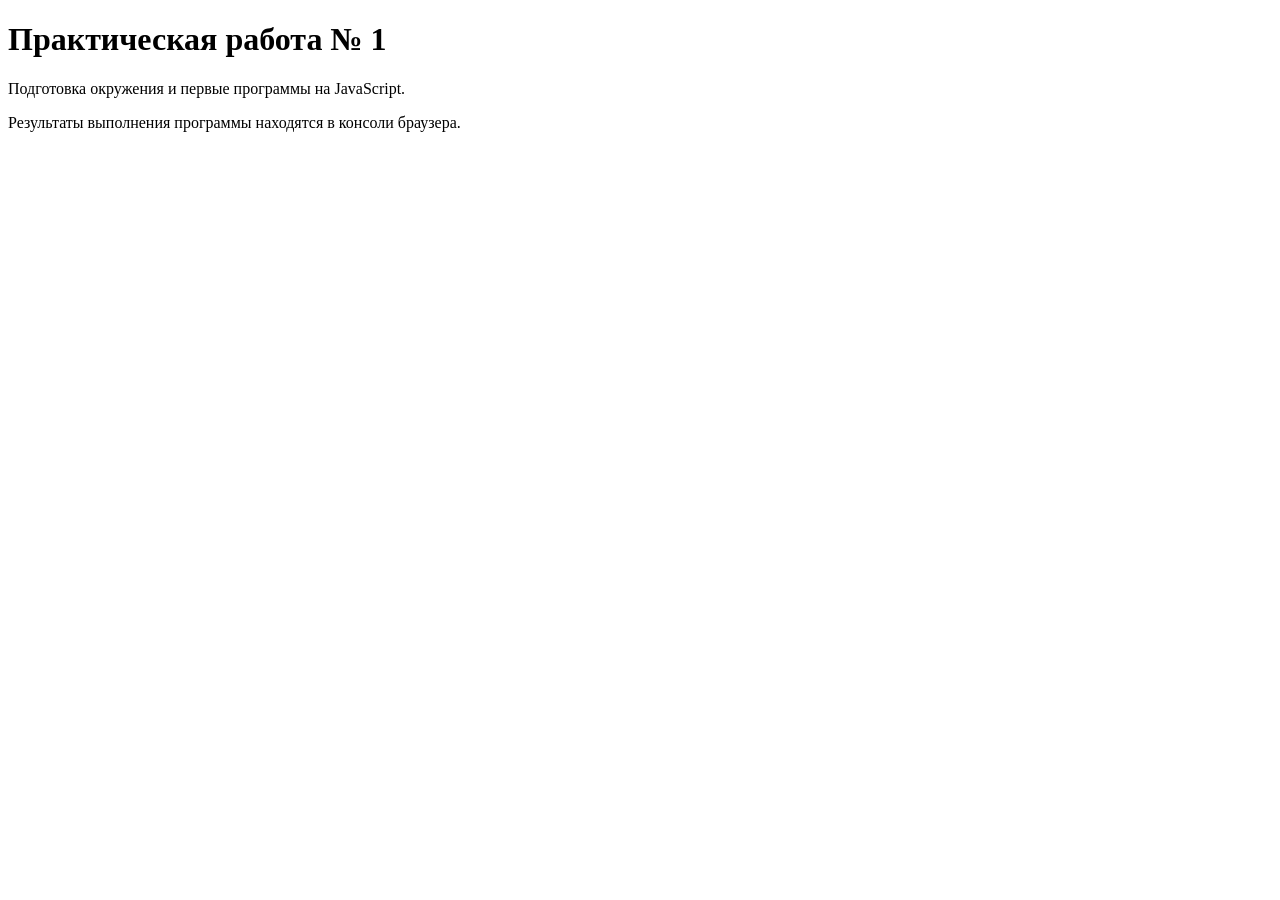
<file: practice-01/index.html>
<!doctype html>
<html lang="ru">
<head>
    <meta charset="UTF-8">
    <meta name="viewport" content="width=device-width, initial-scale=1.0">
    <title>ПР1 — JavaScript</title>
    <script src="./js/hello.js" defer></script>
</head>
<body>
<main>
    <h1>Практическая работа № 1</h1>
    <p>Подготовка окружения и первые программы на JavaScript.</p>
    <p>Результаты выполнения программы находятся в консоли браузера.</p>
</main>
</body>
</html>
</file>
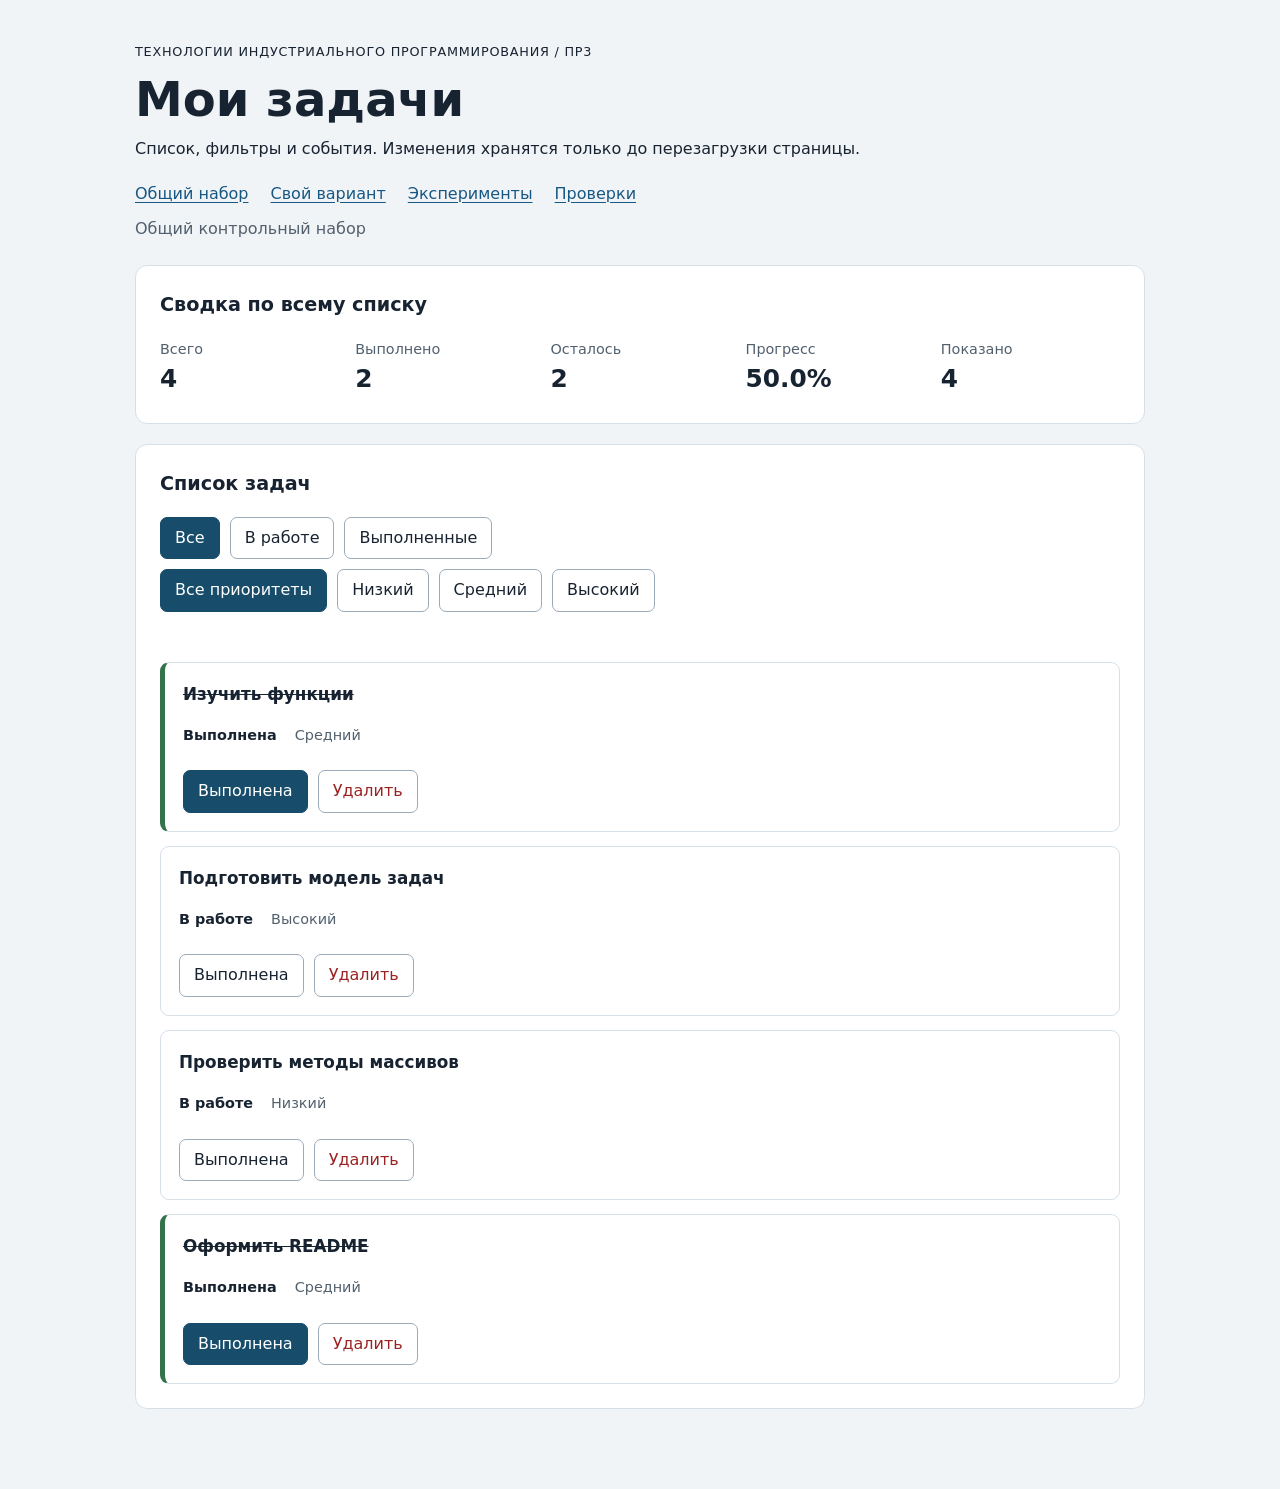
<file: practice-03/index.html>
<!doctype html>
<html lang="ru">
<head>
  <meta charset="utf-8">
  <meta name="viewport" content="width=device-width, initial-scale=1">
  <title>ПР3 — Работа с DOM и событиями</title>
  <link rel="icon" href="data:,">
  <link rel="stylesheet" href="./styles.css">
  <script type="module" src="src/main.js"></script>
</head>
<body>
  <main class="page">
    <header class="page-header">
      <p class="eyebrow">Технологии индустриального программирования / ПР3</p>
      <h1>Мои задачи</h1>
      <p>Список, фильтры и события. Изменения хранятся только до перезагрузки страницы.</p>
      <nav class="page-links" aria-label="Учебные страницы">
        <a href="./index.html">Общий набор</a>
        <a href="./index.html?dataset=variant">Свой вариант</a>
        <a href="examples/dom-events.html">Эксперименты</a>
        <a href="checks.html">Проверки</a>
      </nav>
      <p id="dataset-label" class="muted">Набор ещё не загружен</p>
    </header>

    <section aria-labelledby="summary-heading" class="panel">
      <h2 id="summary-heading">Сводка по всему списку</h2>
      <dl id="task-summary" class="summary-grid">
        <div><dt>Всего</dt><dd data-stat="total">—</dd></div>
        <div><dt>Выполнено</dt><dd data-stat="completed">—</dd></div>
        <div><dt>Осталось</dt><dd data-stat="pending">—</dd></div>
        <div><dt>Прогресс</dt><dd data-stat="progress">—</dd></div>
        <div><dt>Показано</dt><dd data-stat="visible">—</dd></div>
      </dl>
    </section>

    <section class="panel" aria-labelledby="list-heading">
      <h2 id="list-heading">Список задач</h2>
      <div id="task-filters" class="filters" role="group" aria-label="Фильтр по статусу">
        <button type="button" data-filter="all" aria-pressed="true" class="is-active"><span class="filter-label">Все</span></button>
        <button type="button" data-filter="pending" aria-pressed="false"><span class="filter-label">В работе</span></button>
        <button type="button" data-filter="completed" aria-pressed="false"><span class="filter-label">Выполненные</span></button>
      </div>
      <div id="priority-filters" class="filters priority-filters" role="group" aria-label="Фильтр по приоритету">
        <button type="button" data-priority="all" aria-pressed="true" class="is-active"><span class="filter-label">Все приоритеты</span></button>
        <button type="button" data-priority="low" aria-pressed="false"><span class="filter-label">Низкий</span></button>
        <button type="button" data-priority="medium" aria-pressed="false"><span class="filter-label">Средний</span></button>
        <button type="button" data-priority="high" aria-pressed="false"><span class="filter-label">Высокий</span></button>
      </div>
      <p id="operation-message" class="operation-message" role="status" aria-live="polite"></p>
      <p id="empty-message" class="empty-message" hidden></p>
      <ul id="task-list" class="task-list" aria-label="Задачи"></ul>
      <noscript>Для выполнения работы необходимо разрешить JavaScript в браузере.</noscript>
    </section>
  </main>
</body>
</html>
</file>
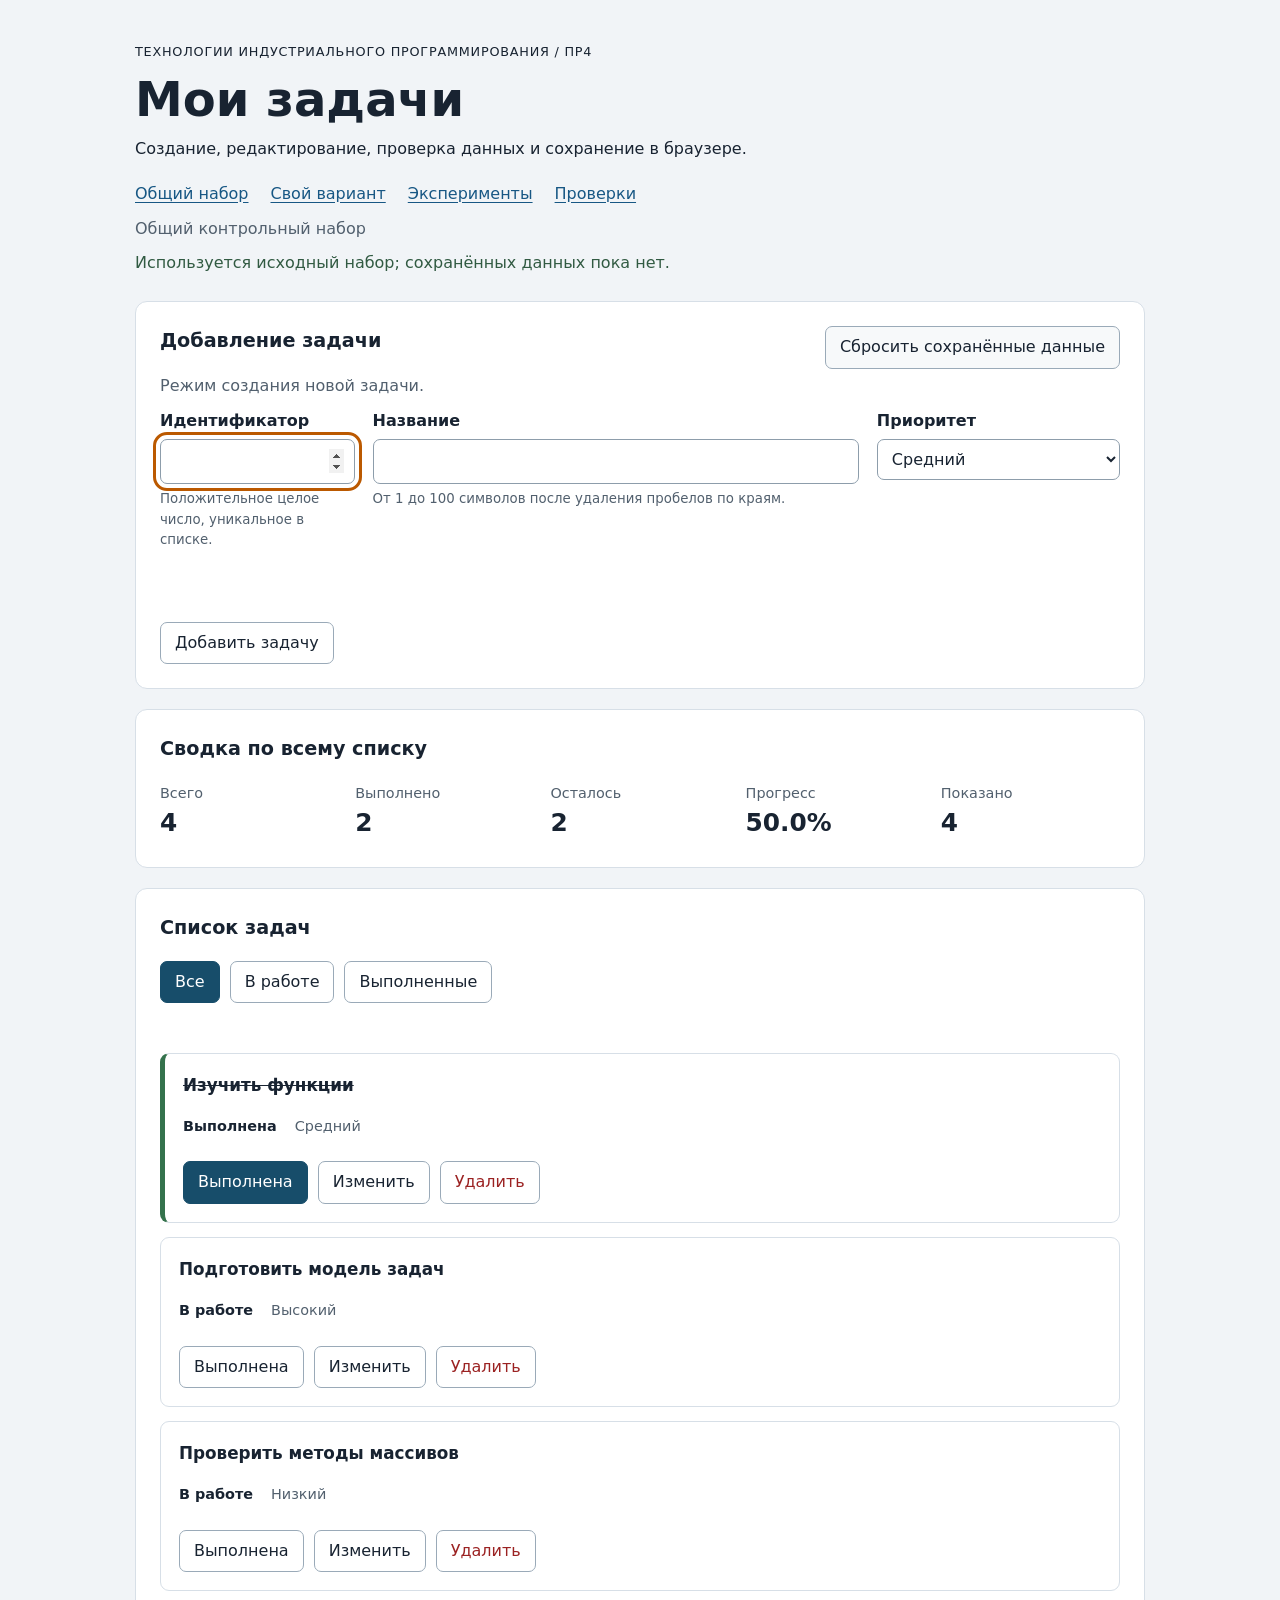
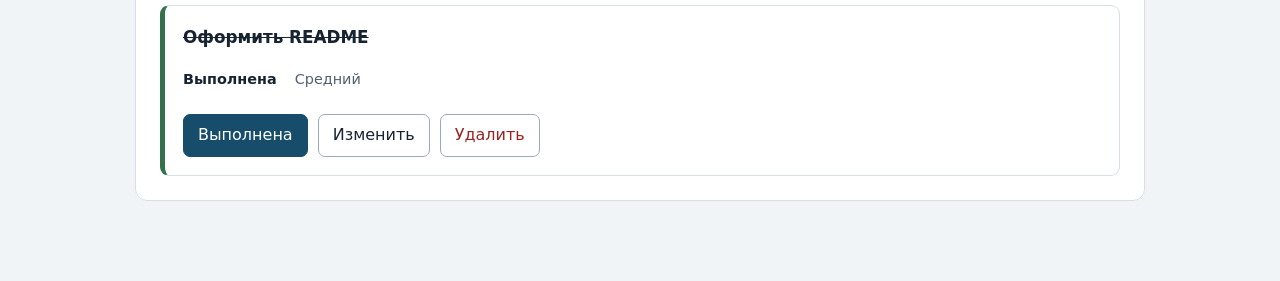
<file: practice-04/index.html>
<!doctype html>
<html lang="ru">
<head>
  <meta charset="utf-8">
  <meta name="viewport" content="width=device-width, initial-scale=1">
  <title>ПР4 — Формы, валидация и локальное хранение</title>
  <link rel="icon" href="data:,">
  <link rel="stylesheet" href="./styles.css">
  <script type="module" src="./src/main.js"></script>
</head>
<body>
  <main class="page">
    <header class="page-header">
      <p class="eyebrow">Технологии индустриального программирования / ПР4</p>
      <h1>Мои задачи</h1>
      <p>Создание, редактирование, проверка данных и сохранение в браузере.</p>
      <nav class="page-links" aria-label="Учебные страницы">
        <a href="./index.html">Общий набор</a>
        <a href="./index.html?dataset=variant">Свой вариант</a>
        <a href="./examples/forms-storage.html">Эксперименты</a>
        <a href="./checks.html">Проверки</a>
      </nav>
      <p id="dataset-label" class="muted">Набор ещё не загружен</p>
      <p id="storage-status" class="storage-status" role="status" aria-live="polite"></p>
    </header>

    <section class="panel" aria-labelledby="form-heading">
      <div class="panel-heading">
        <div>
          <h2 id="form-heading">Добавление задачи</h2>
          <p id="form-mode" class="muted">Режим создания новой задачи.</p>
        </div>
        <button id="reset-data" type="button" class="button-secondary">Сбросить сохранённые данные</button>
      </div>

      <form id="task-form">
        <div class="form-grid">
          <div class="field">
            <label for="task-id">Идентификатор</label>
            <input id="task-id" name="id" type="number" min="1" step="1" required
                   aria-describedby="task-id-hint task-id-error">
            <small id="task-id-hint">Положительное целое число, уникальное в списке.</small>
            <p id="task-id-error" class="field-error" data-error-for="id" aria-live="polite"></p>
          </div>

          <div class="field field-wide">
            <label for="task-title">Название</label>
            <input id="task-title" name="title" type="text" maxlength="100" required
                   aria-describedby="task-title-hint task-title-error">
            <small id="task-title-hint">От 1 до 100 символов после удаления пробелов по краям.</small>
            <p id="task-title-error" class="field-error" data-error-for="title" aria-live="polite"></p>
          </div>

          <div class="field">
            <label for="task-priority">Приоритет</label>
            <select id="task-priority" name="priority" required
                    aria-describedby="task-priority-error">
              <option value="medium">Средний</option>
              <option value="low">Низкий</option>
              <option value="high">Высокий</option>
            </select>
            <p id="task-priority-error" class="field-error" data-error-for="priority" aria-live="polite"></p>
          </div>
        </div>

        <p id="form-message" class="operation-message" role="status" aria-live="polite"></p>
        <div class="form-actions">
          <button id="form-submit" type="submit">Добавить задачу</button>
          <button id="cancel-edit" type="button" class="button-secondary" hidden>Отменить редактирование</button>
        </div>
      </form>
    </section>

    <section aria-labelledby="summary-heading" class="panel">
      <h2 id="summary-heading">Сводка по всему списку</h2>
      <dl id="task-summary" class="summary-grid">
        <div><dt>Всего</dt><dd data-stat="total">—</dd></div>
        <div><dt>Выполнено</dt><dd data-stat="completed">—</dd></div>
        <div><dt>Осталось</dt><dd data-stat="pending">—</dd></div>
        <div><dt>Прогресс</dt><dd data-stat="progress">—</dd></div>
        <div><dt>Показано</dt><dd data-stat="visible">—</dd></div>
      </dl>
    </section>

    <section class="panel" aria-labelledby="list-heading">
      <h2 id="list-heading">Список задач</h2>
      <div id="task-filters" class="filters" role="group" aria-label="Фильтр по статусу">
        <button type="button" data-filter="all" aria-pressed="true" class="is-active"><span class="filter-label">Все</span></button>
        <button type="button" data-filter="pending" aria-pressed="false"><span class="filter-label">В работе</span></button>
        <button type="button" data-filter="completed" aria-pressed="false"><span class="filter-label">Выполненные</span></button>
      </div>
      <p id="operation-message" class="operation-message" role="status" aria-live="polite"></p>
      <p id="empty-message" class="empty-message" hidden></p>
      <ul id="task-list" class="task-list" aria-label="Задачи"></ul>
      <noscript>Для выполнения работы необходимо разрешить JavaScript в браузере.</noscript>
    </section>
  </main>
</body>
</html>
</file>
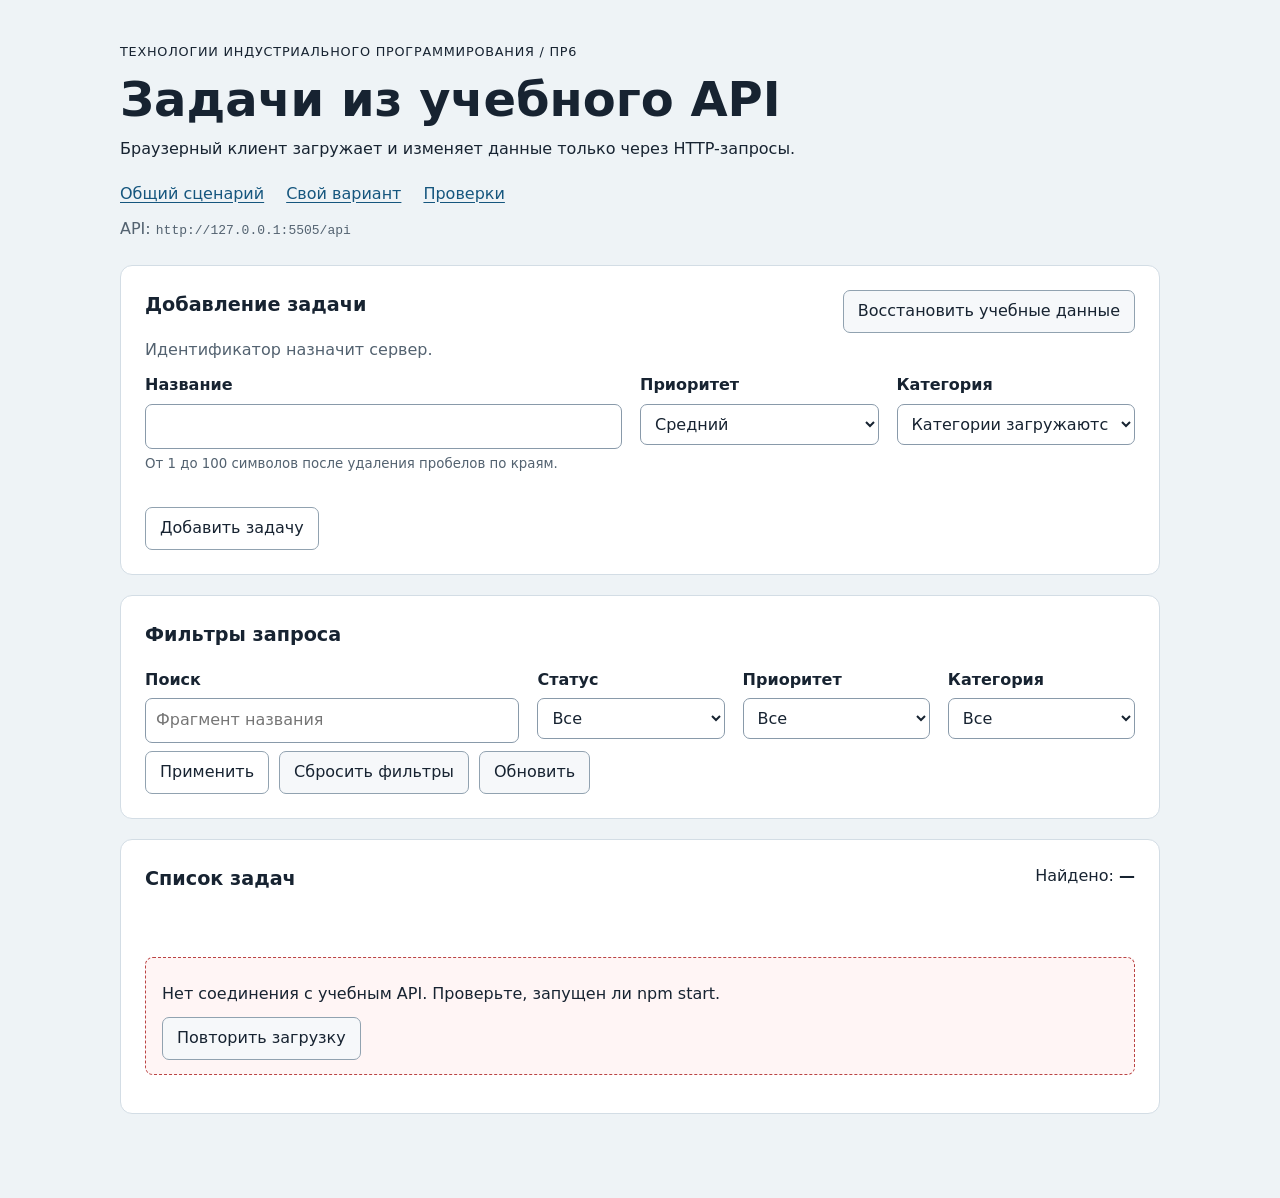
<file: practice-06/index.html>
<!doctype html>
<html lang="ru">
<head>
  <meta charset="utf-8">
  <meta name="viewport" content="width=device-width, initial-scale=1">
  <title>ПР6 — Браузерный клиент HTTP API</title>
  <link rel="icon" href="data:,">
  <link rel="stylesheet" href="./styles.css">
  <script type="module" src="./src/main.js"></script>
</head>
<body>
  <main class="page">
    <header class="page-header">
      <p class="eyebrow">Технологии индустриального программирования / ПР6</p>
      <h1>Задачи из учебного API</h1>
      <p>Браузерный клиент загружает и изменяет данные только через HTTP-запросы.</p>
      <nav class="page-links" aria-label="Учебные страницы">
        <a href="./index.html">Общий сценарий</a>
        <a href="./index.html?dataset=variant">Свой вариант</a>
        <a href="./checks.html">Проверки</a>
      </nav>
      <p class="muted">API: <code id="api-url">адрес определяется…</code></p>
    </header>

    <section class="panel" aria-labelledby="editor-heading">
      <div class="panel-heading">
        <div>
          <h2 id="editor-heading">Добавление задачи</h2>
          <p id="form-mode" class="muted">Идентификатор назначит сервер.</p>
        </div>
        <button id="reset-data" type="button" class="button-secondary">Восстановить учебные данные</button>
      </div>

      <form id="task-form" novalidate>
        <div class="form-grid">
          <div class="field field-wide">
            <label for="task-title">Название</label>
            <input id="task-title" name="title" type="text" maxlength="100" required
                   aria-describedby="task-title-hint task-title-error">
            <small id="task-title-hint">От 1 до 100 символов после удаления пробелов по краям.</small>
            <p id="task-title-error" class="field-error" data-error-for="title" aria-live="polite"></p>
          </div>

          <div class="field">
            <label for="task-priority">Приоритет</label>
            <select id="task-priority" name="priority" required
                    aria-describedby="task-priority-error">
              <option value="medium">Средний</option>
              <option value="low">Низкий</option>
              <option value="high">Высокий</option>
            </select>
            <p id="task-priority-error" class="field-error" data-error-for="priority" aria-live="polite"></p>
          </div>

          <div class="field">
            <label for="task-category">Категория</label>
            <select id="task-category" name="categoryId" required
                    aria-describedby="task-category-error">
              <option value="">Категории загружаются…</option>
            </select>
            <p id="task-category-error" class="field-error" data-error-for="categoryId" aria-live="polite"></p>
          </div>
        </div>

        <div class="form-actions">
          <button id="form-submit" type="submit">Добавить задачу</button>
          <button id="cancel-edit" type="button" class="button-secondary" hidden>Отменить редактирование</button>
        </div>
      </form>
    </section>

    <section class="panel" aria-labelledby="filters-heading">
      <h2 id="filters-heading">Фильтры запроса</h2>
      <form id="filters-form">
        <div class="filter-grid">
          <div class="field field-wide">
            <label for="filter-query">Поиск</label>
            <input id="filter-query" name="q" type="search" maxlength="100" placeholder="Фрагмент названия">
          </div>
          <div class="field">
            <label for="filter-completed">Статус</label>
            <select id="filter-completed" name="completed">
              <option value="">Все</option>
              <option value="false">В работе</option>
              <option value="true">Выполненные</option>
            </select>
          </div>
          <div class="field">
            <label for="filter-priority">Приоритет</label>
            <select id="filter-priority" name="priority">
              <option value="">Все</option>
              <option value="low">Низкий</option>
              <option value="medium">Средний</option>
              <option value="high">Высокий</option>
            </select>
          </div>
          <div class="field">
            <label for="filter-category">Категория</label>
            <select id="filter-category" name="categoryId">
              <option value="">Все</option>
            </select>
          </div>
        </div>
        <div class="form-actions">
          <button type="submit">Применить</button>
          <button id="clear-filters" type="button" class="button-secondary">Сбросить фильтры</button>
          <button id="refresh-list" type="button" class="button-secondary">Обновить</button>
        </div>
      </form>
    </section>

    <section id="list-panel" class="panel" aria-labelledby="list-heading" aria-busy="false">
      <div class="panel-heading">
        <h2 id="list-heading">Список задач</h2>
        <p class="counter">Найдено: <strong id="task-total">—</strong></p>
      </div>

      <p id="operation-message" class="operation-message" role="status" aria-live="polite"></p>
      <div id="list-state" class="list-state" role="status" aria-live="polite">
        <p data-state-message>Приложение ещё не запущено.</p>
        <button id="retry-load" type="button" class="button-secondary" hidden>Повторить загрузку</button>
      </div>
      <ul id="task-list" class="task-list" aria-label="Задачи"></ul>
      <noscript>Для выполнения работы необходимо разрешить JavaScript в браузере.</noscript>
    </section>
  </main>
</body>
</html>
</file>
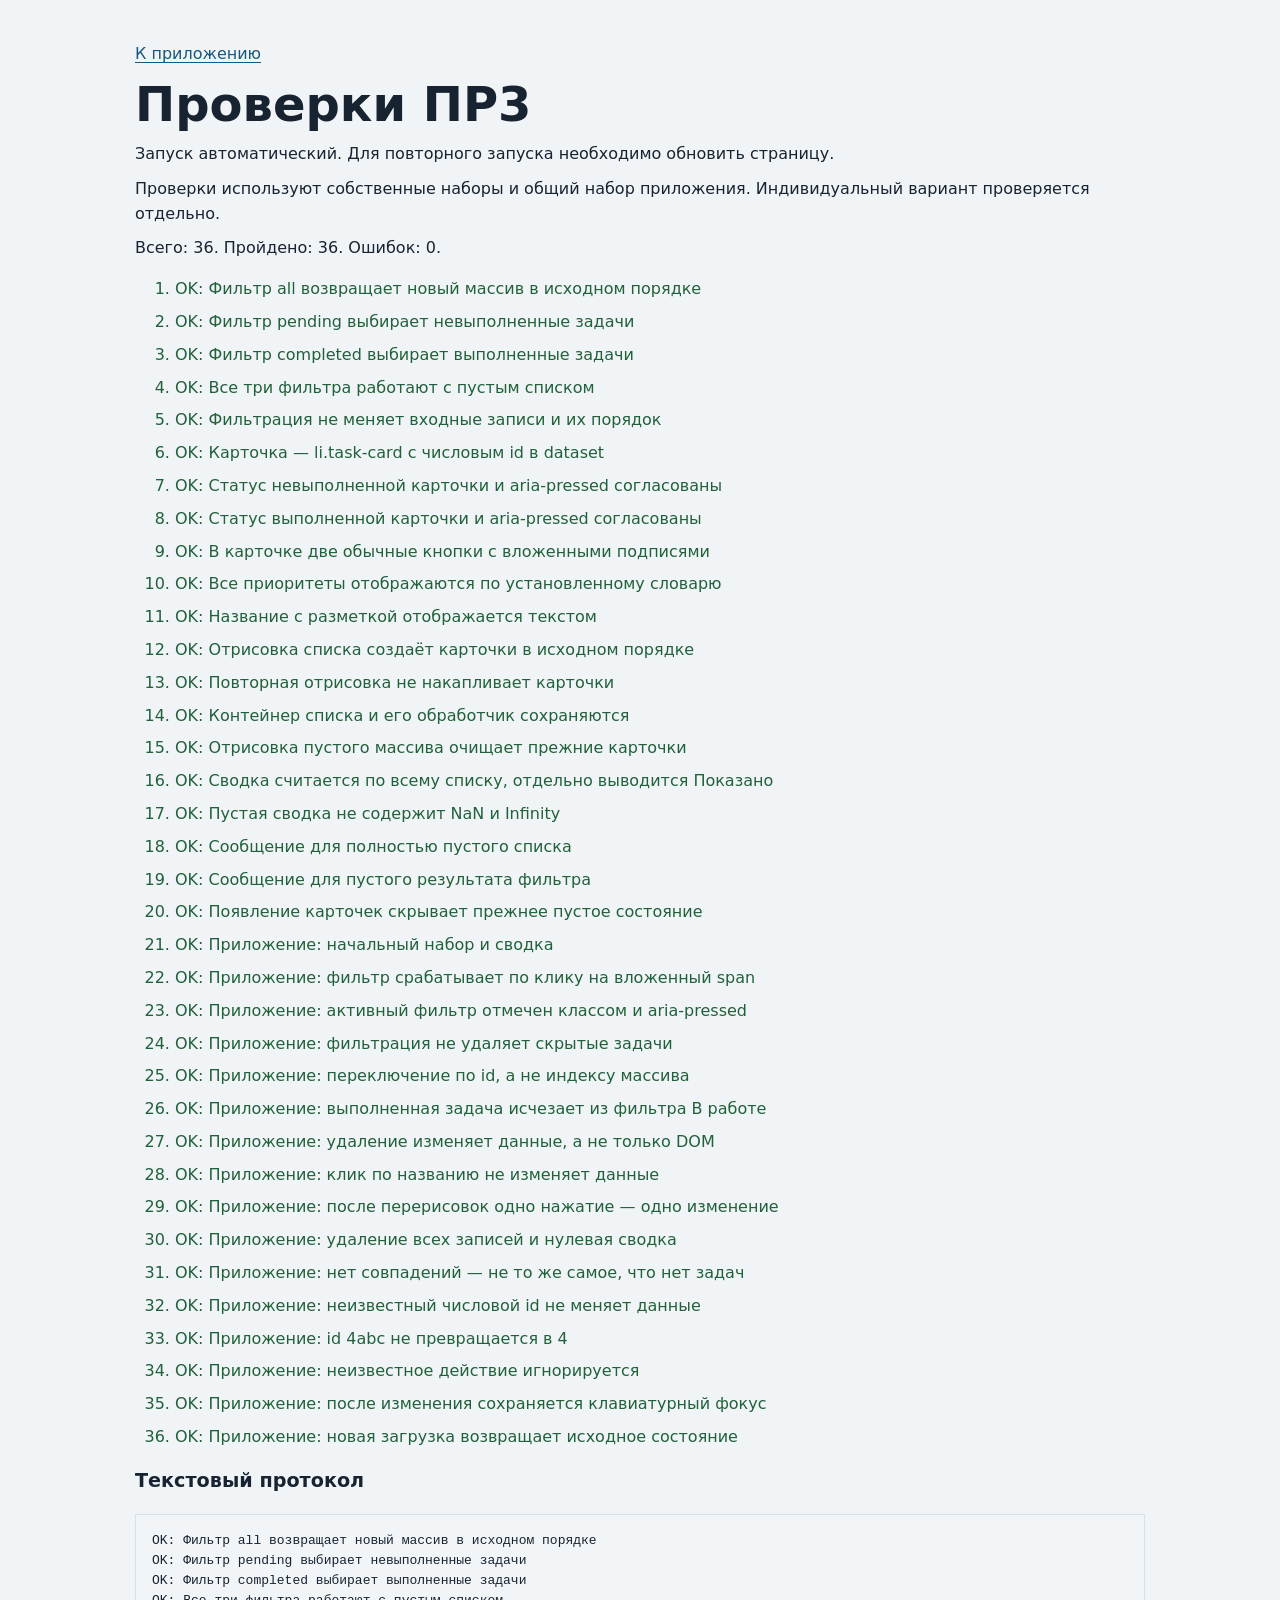
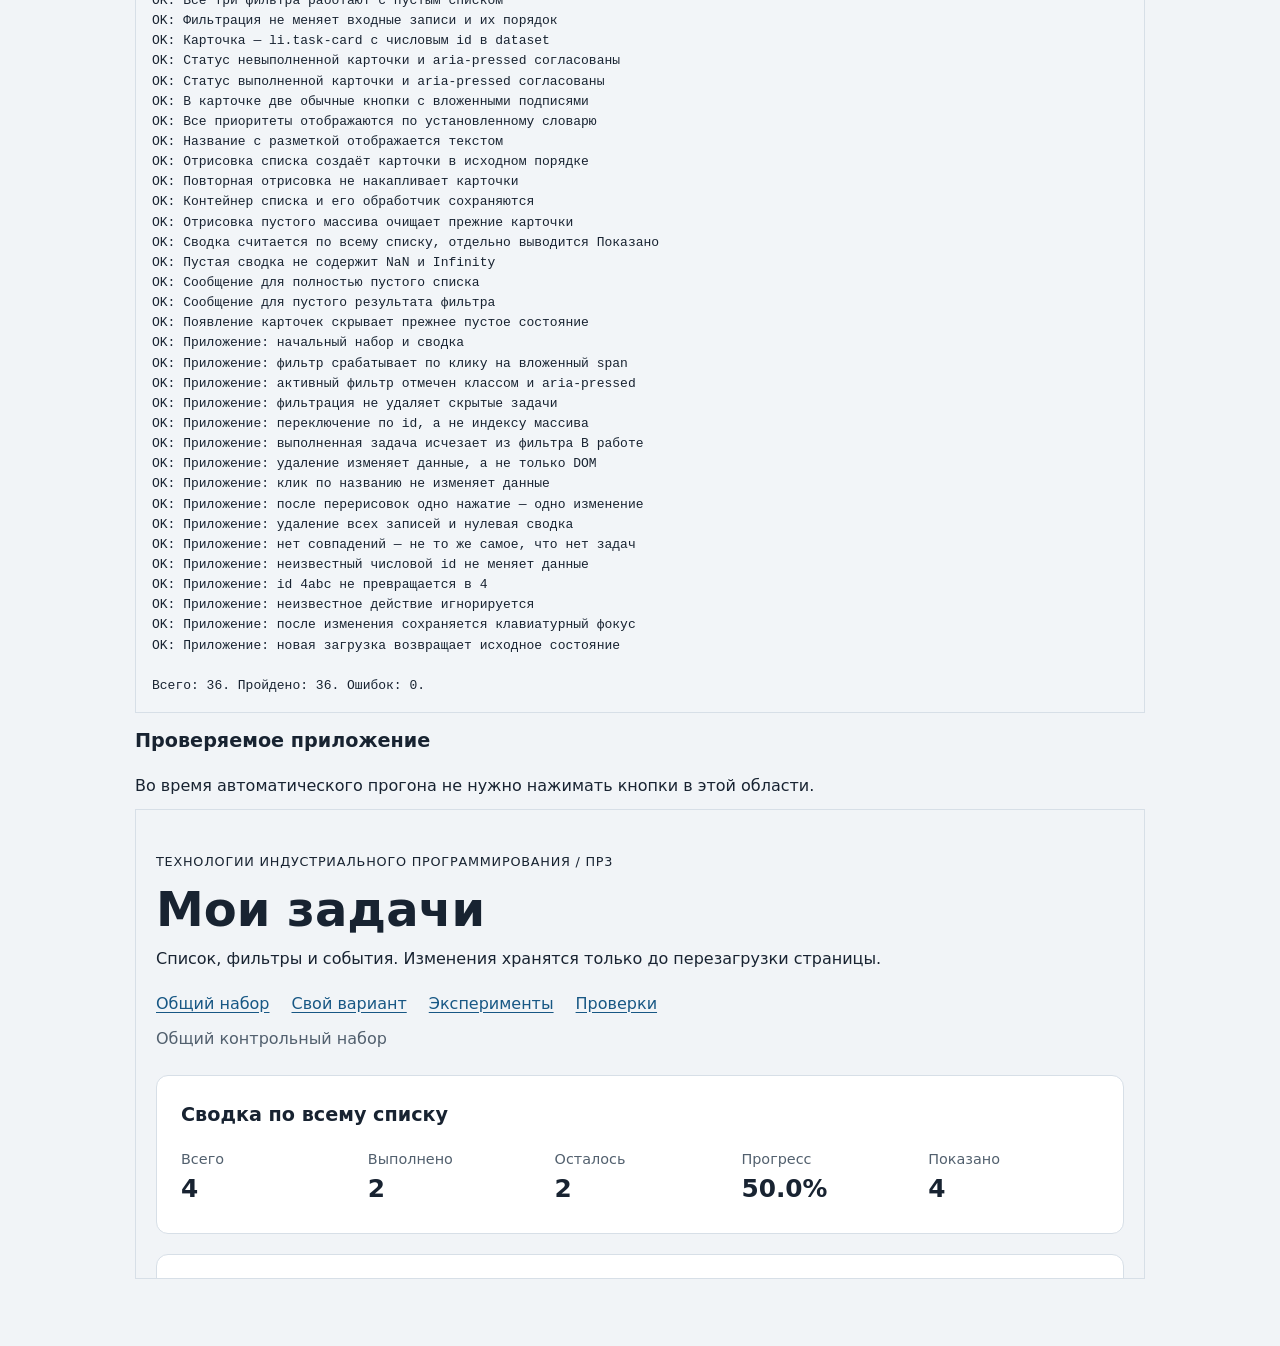
<file: practice-03/checks.html>
<!doctype html>
<html lang="ru">
<head>
  <meta charset="utf-8">
  <meta name="viewport" content="width=device-width, initial-scale=1">
  <title>ПР3 — Проверки интерфейса</title>
  <link rel="icon" href="data:,">
  <link rel="stylesheet" href="./styles.css">
  <script type="module" src="checks/browser.checks.js"></script>
</head>
<body>
  <main class="page">
    <p><a href="index.html">К приложению</a></p>
    <h1>Проверки ПР3</h1>
    <p>Запуск автоматический. Для повторного запуска необходимо обновить страницу.</p>
    <p>Проверки используют собственные наборы и общий набор приложения. Индивидуальный вариант проверяется отдельно.</p>
    <p id="check-summary" role="status">Проверки не завершены. Если сообщение не меняется, необходимо открыть Console и проверить ошибки импорта.</p>
    <ol id="check-results" class="check-list"></ol>
    <h2>Текстовый протокол</h2>
    <pre id="check-log"></pre>
    <h2>Проверяемое приложение</h2>
    <p>Во время автоматического прогона не нужно нажимать кнопки в этой области.</p>
    <iframe id="test-frame" class="test-preview" title="Приложение для автоматических проверок"></iframe>
    <div id="test-fixture" class="test-fixture" aria-hidden="true"></div>
  </main>
</body>
</html>
</file>
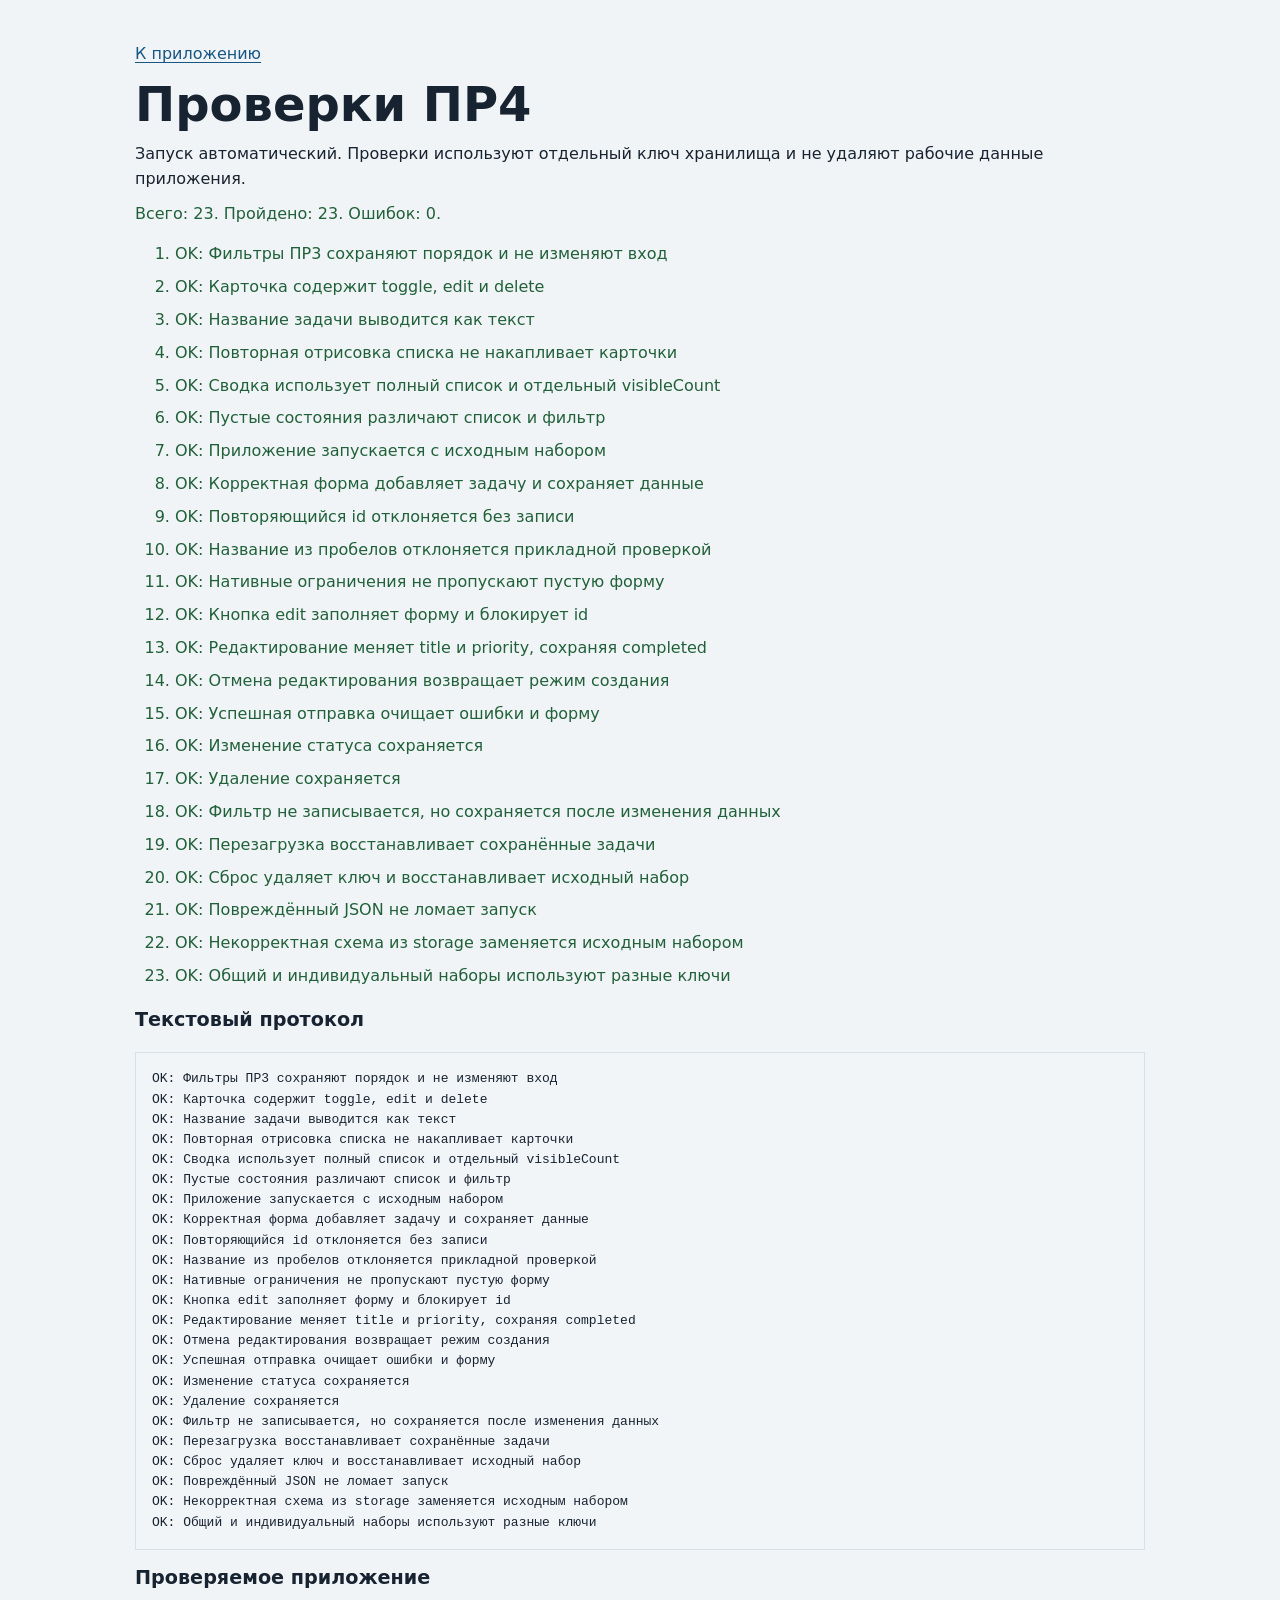
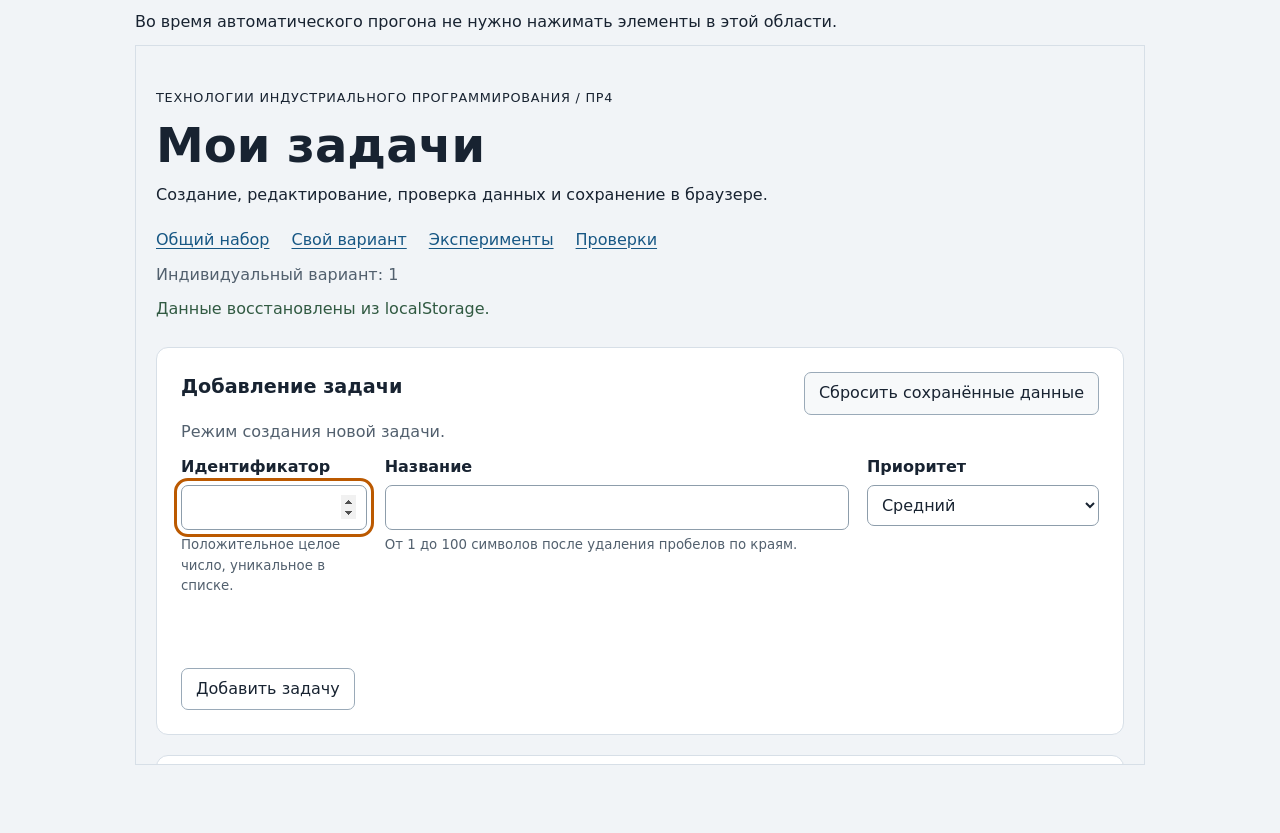
<file: practice-04/checks.html>
<!doctype html>
<html lang="ru">
<head>
  <meta charset="utf-8">
  <meta name="viewport" content="width=device-width, initial-scale=1">
  <title>ПР4 — Проверки интерфейса</title>
  <link rel="icon" href="data:,">
  <link rel="stylesheet" href="./styles.css">
  <script type="module" src="./checks/browser.checks.js"></script>
</head>
<body>
  <main class="page">
    <p><a href="./index.html">К приложению</a></p>
    <h1>Проверки ПР4</h1>
    <p>Запуск автоматический. Проверки используют отдельный ключ хранилища и не удаляют рабочие данные приложения.</p>
    <p id="check-summary" role="status">Проверки не завершены. Если сообщение не меняется, откройте Console и проверьте ошибки импорта.</p>
    <ol id="check-results" class="check-list"></ol>
    <h2>Текстовый протокол</h2>
    <pre id="check-log"></pre>
    <h2>Проверяемое приложение</h2>
    <p>Во время автоматического прогона не нужно нажимать элементы в этой области.</p>
    <iframe id="test-frame" class="test-preview" title="Приложение для автоматических проверок"></iframe>
    <div id="test-fixture" class="test-fixture" aria-hidden="true"></div>
  </main>
</body>
</html>
</file>
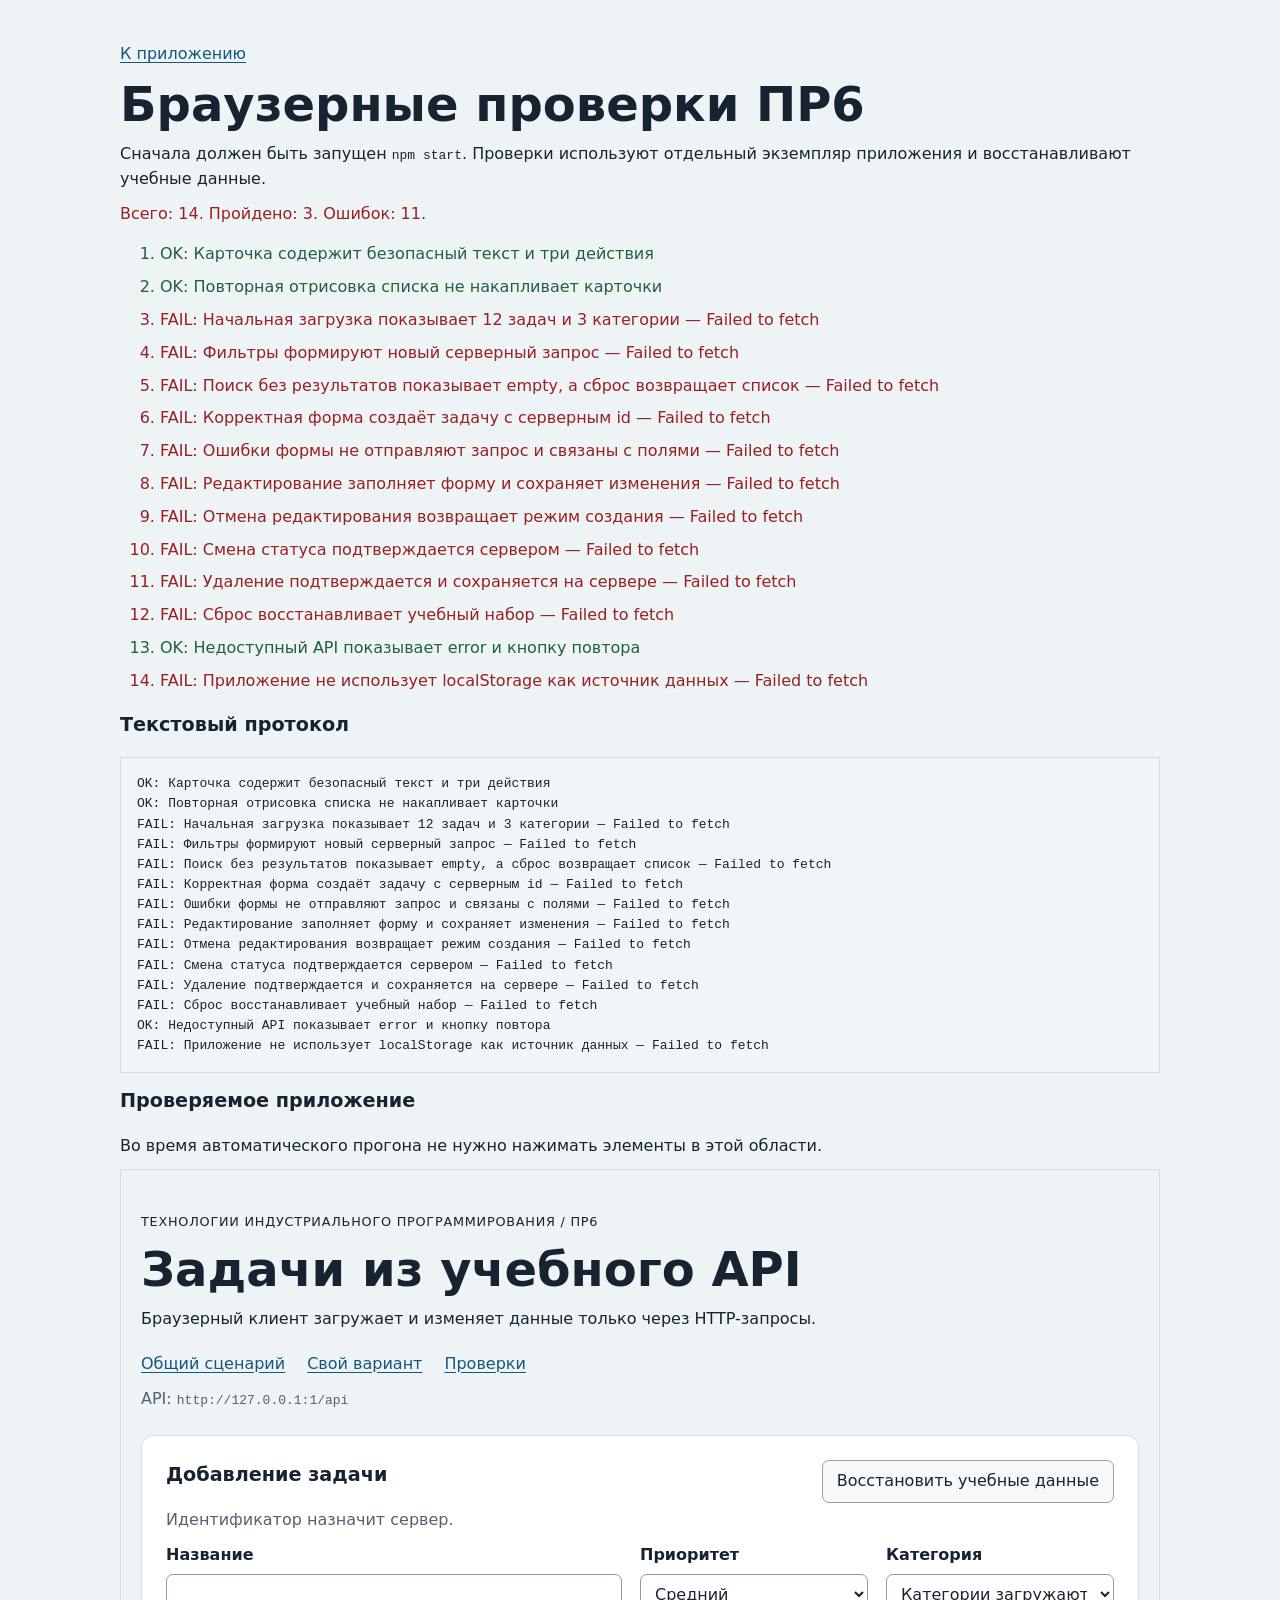
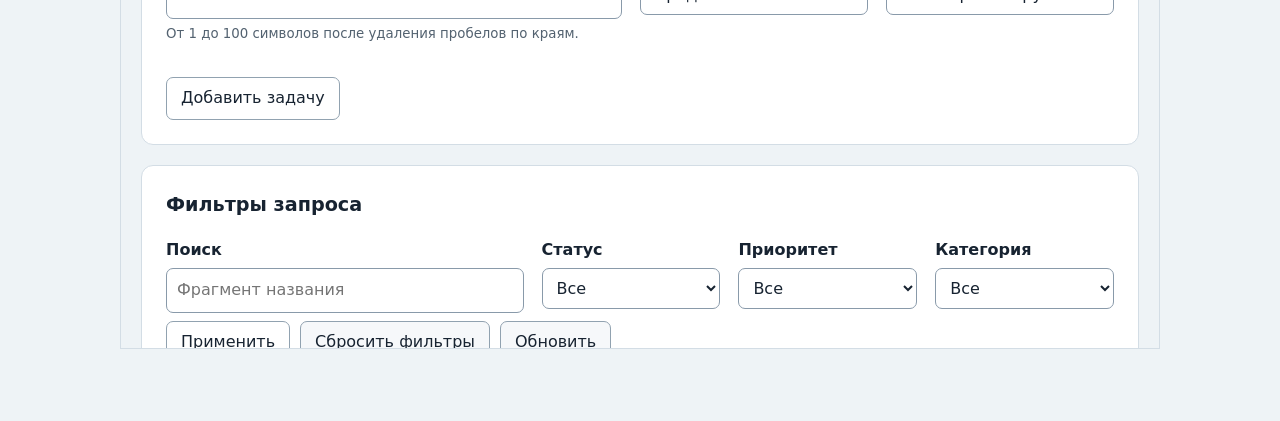
<file: practice-06/checks.html>
<!doctype html>
<html lang="ru">
<head>
  <meta charset="utf-8">
  <meta name="viewport" content="width=device-width, initial-scale=1">
  <title>ПР6 — Проверки интерфейса</title>
  <link rel="icon" href="data:,">
  <link rel="stylesheet" href="./styles.css">
  <script type="module" src="./checks/browser.checks.js"></script>
</head>
<body>
  <main class="page">
    <p><a href="./index.html">К приложению</a></p>
    <h1>Браузерные проверки ПР6</h1>
    <p>Сначала должен быть запущен <code>npm start</code>. Проверки используют отдельный экземпляр приложения и восстанавливают учебные данные.</p>
    <p id="check-summary" role="status">Проверки не завершены. Если сообщение не меняется, откройте Console и проверьте ошибки импорта.</p>
    <ol id="check-results" class="check-list"></ol>
    <h2>Текстовый протокол</h2>
    <pre id="check-log"></pre>
    <h2>Проверяемое приложение</h2>
    <p>Во время автоматического прогона не нужно нажимать элементы в этой области.</p>
    <iframe id="test-frame" class="test-preview" title="Приложение для автоматических проверок"></iframe>
    <div id="test-fixture" class="test-fixture" aria-hidden="true"></div>
  </main>
</body>
</html>
</file>
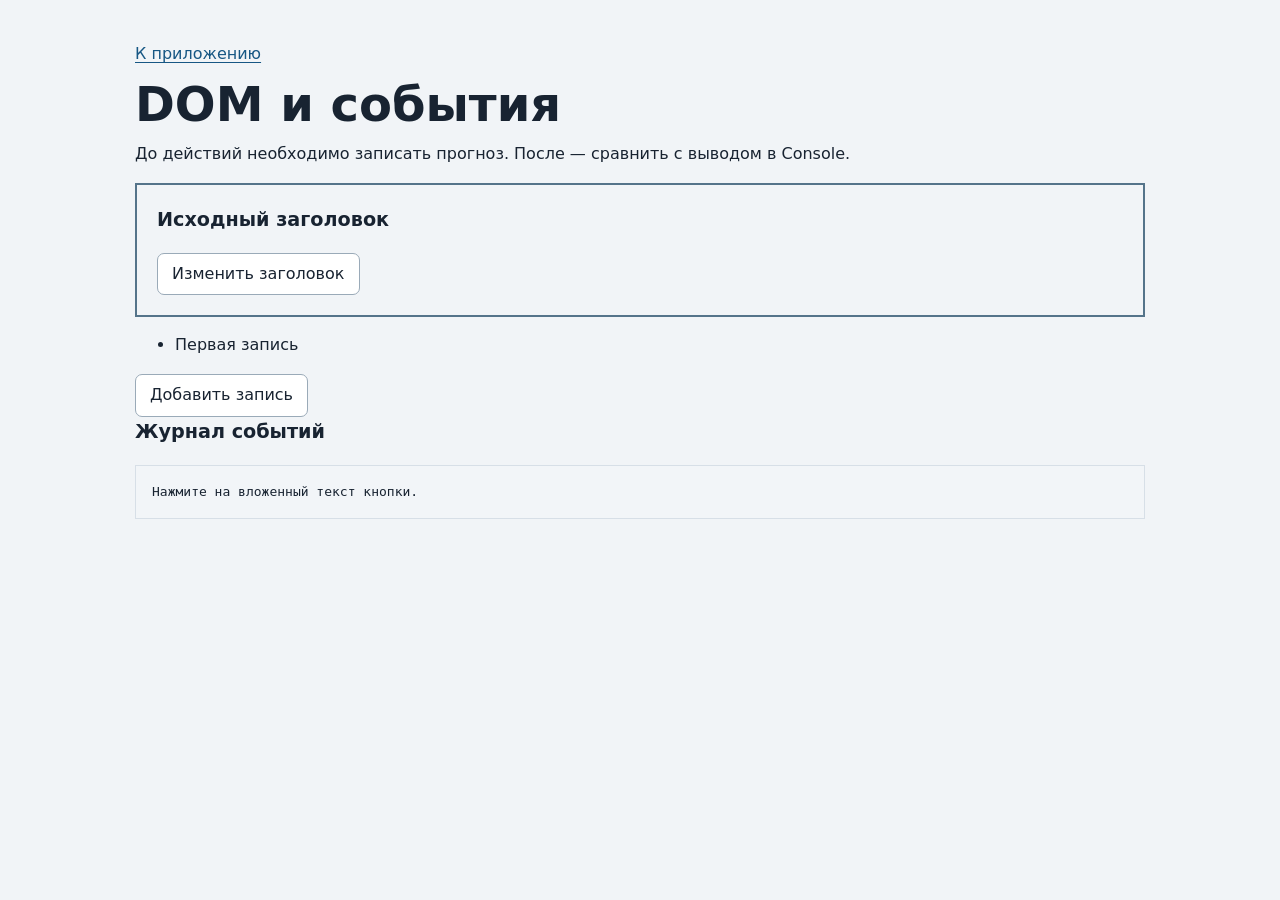
<file: practice-03/examples/dom-events.html>
<!doctype html>
<html lang="ru">
<head>
  <meta charset="utf-8">
  <meta name="viewport" content="width=device-width, initial-scale=1">
  <title>ПР3 — Эксперименты с DOM</title>
  <link rel="icon" href="data:,">
  <link rel="stylesheet" href="../styles.css">
  <script type="module" src="dom-events.js"></script>
</head>
<body>
  <main class="page">
    <p><a href="../index.html">К приложению</a></p>
    <h1>DOM и события</h1>
    <p>До действий необходимо записать прогноз. После — сравнить с выводом в Console.</p>
    <section id="lab-card" class="lab-card" aria-label="Контейнер эксперимента">
      <h2 id="lab-title">Исходный заголовок</h2>
      <button id="lab-button" type="button" data-task-id="23"><span id="lab-label">Изменить заголовок</span></button>
    </section>
    <ul id="lab-list"><li>Первая запись</li></ul>
    <button id="append-button" type="button">Добавить запись</button>
    <h2>Журнал событий</h2>
    <pre id="lab-log" aria-live="polite">Нажмите на вложенный текст кнопки.</pre>
  </main>
</body>
</html>
</file>
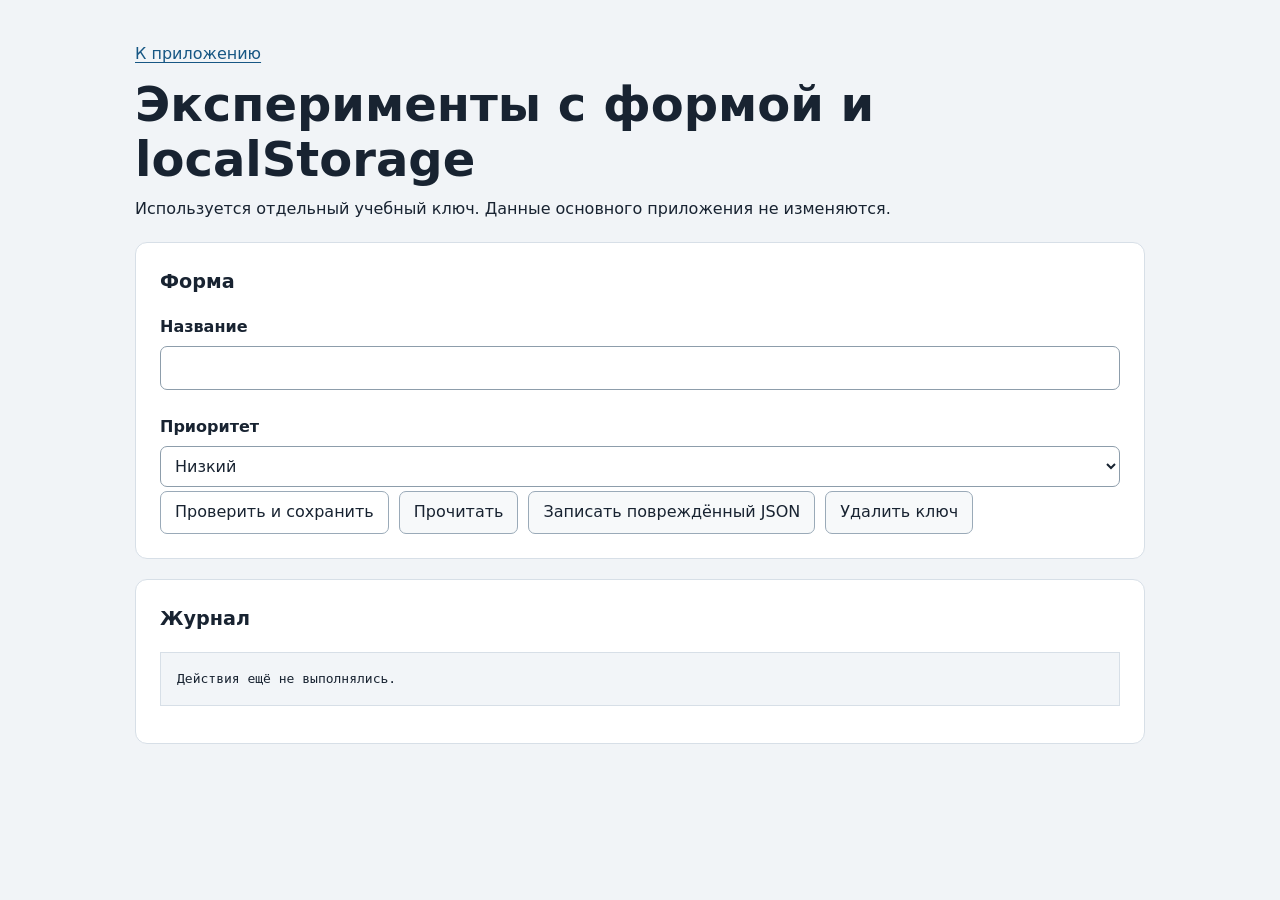
<file: practice-04/examples/forms-storage.html>
<!doctype html>
<html lang="ru">
<head>
  <meta charset="utf-8">
  <meta name="viewport" content="width=device-width, initial-scale=1">
  <title>ПР4 — Эксперименты с формой и localStorage</title>
  <link rel="icon" href="data:,">
  <link rel="stylesheet" href="../styles.css">
  <script type="module" src="./forms-storage.js"></script>
</head>
<body>
  <main class="page">
    <p><a href="../index.html">К приложению</a></p>
    <h1>Эксперименты с формой и localStorage</h1>
    <p>Используется отдельный учебный ключ. Данные основного приложения не изменяются.</p>

    <section class="panel" aria-labelledby="lab-form-heading">
      <h2 id="lab-form-heading">Форма</h2>
      <form id="lab-form">
        <div class="field">
          <label for="lab-title">Название</label>
          <input id="lab-title" name="title" required maxlength="20">
          <p id="lab-title-error" class="field-error" aria-live="polite"></p>
        </div>
        <div class="field">
          <label for="lab-priority">Приоритет</label>
          <select id="lab-priority" name="priority">
            <option value="low">Низкий</option>
            <option value="medium">Средний</option>
            <option value="high">Высокий</option>
          </select>
        </div>
        <div class="form-actions">
          <button type="submit">Проверить и сохранить</button>
          <button id="load-value" type="button" class="button-secondary">Прочитать</button>
          <button id="write-broken" type="button" class="button-secondary">Записать повреждённый JSON</button>
          <button id="remove-value" type="button" class="button-secondary">Удалить ключ</button>
        </div>
      </form>
    </section>

    <section class="panel" aria-labelledby="lab-log-heading">
      <h2 id="lab-log-heading">Журнал</h2>
      <pre id="lab-log">Действия ещё не выполнялись.</pre>
    </section>
  </main>
</body>
</html>
</file>
<file: practice-03/styles.css>
:root {
  font-family: system-ui, -apple-system, "Segoe UI", sans-serif;
  color: #182331;
  background: #f1f4f7;
  line-height: 1.55;
}
* { box-sizing: border-box; }
body { margin: 0; }
[hidden] { display: none !important; }
.page { max-width: 1050px; padding: 32px 20px 60px; margin: 0 auto; }
h1 { font-size: clamp(2rem, 5vw, 3rem); line-height: 1.15; margin: 10px 0; }
h2 { font-size: 1.2rem; margin: 0 0 18px; }
p { margin: 10px 0; }
a { color: #175784; text-underline-offset: 3px; }
.eyebrow { font-size: .8rem; letter-spacing: .06em; text-transform: uppercase; }
.page-header { margin-bottom: 24px; }
.page-links { display: flex; gap: 10px 22px; flex-wrap: wrap; margin-top: 20px; }
.muted { color: #52606e; }
.panel { background: #fff; border: 1px solid #d7dfe7; border-radius: 12px; padding: 24px; margin: 20px 0; }
.summary-grid { display: grid; grid-template-columns: repeat(5, 1fr); gap: 16px; margin: 0; }
dt { color: #52606e; font-size: .9rem; }
dd { margin: 0; font-size: 1.55rem; font-weight: 700; }
.filters, .task-actions { display: flex; flex-wrap: wrap; gap: 10px; }
button { font: inherit; color: inherit; border: 1px solid #9aaab8; border-radius: 7px; padding: 8px 14px; background: #fff; cursor: pointer; }
button:hover { background: #edf4f8; }
button.is-active, button[aria-pressed="true"] { background: #174d6a; color: #fff; border-color: #174d6a; }
:focus-visible { outline: 3px solid #bb5900; outline-offset: 4px; }
.task-list { list-style: none; margin: 0; padding: 0; }
.task-card { border: 1px solid #d7dfe7; border-radius: 9px; padding: 18px; margin-top: 14px; }
.task-title { font-size: 1.05rem; margin: 0 0 7px; overflow-wrap: anywhere; }
.task-status, .task-priority { display: inline-block; font-size: .9rem; margin-right: 18px; }
.task-status { font-weight: 600; }
.task-priority { color: #52606e; }
.task-actions { margin-top: 14px; }
.task-card.is-completed { border-left: 5px solid #34724c; }
.task-card.is-completed .task-title { text-decoration: line-through; }
button[data-action="delete"] { color: #9b2222; }
.operation-message { color: #9b2222; min-height: 1.6em; }
.empty-message { padding: 18px 0; font-weight: 600; }
pre { background: #f2f5f8; border: 1px solid #d7dfe7; padding: 16px; overflow: auto; white-space: pre-wrap; }
.check-pass { color: #21613a; }
.check-fail { color: #9b2222; }
.check-list li { margin: 8px 0; overflow-wrap: anywhere; }
.test-preview { width: 100%; height: 470px; border: 1px solid #d7dfe7; background: #fff; }
.test-fixture { position: absolute; left: -10000px; width: 900px; }
.lab-card { border: 2px solid #55748a; padding: 20px; margin: 16px 0; }
@media (max-width: 640px) {
  .summary-grid { grid-template-columns: repeat(2, 1fr); }
  .panel { padding: 18px; }
  .page { padding-inline: 14px; }
}

/* Расширение: отдельная группа фильтра по приоритету */
.priority-filters { margin-top: 10px; }
</file>
<file: practice-04/styles.css>
:root {
  font-family: system-ui, -apple-system, "Segoe UI", sans-serif;
  color: #182331;
  background: #f1f4f7;
  line-height: 1.55;
}
* { box-sizing: border-box; }
body { margin: 0; }
[hidden] { display: none !important; }
.page { max-width: 1050px; padding: 32px 20px 60px; margin: 0 auto; }
h1 { font-size: clamp(2rem, 5vw, 3rem); line-height: 1.15; margin: 10px 0; }
h2 { font-size: 1.2rem; margin: 0 0 18px; }
p { margin: 10px 0; }
a { color: #175784; text-underline-offset: 3px; }
.eyebrow { font-size: .8rem; letter-spacing: .06em; text-transform: uppercase; }
.page-header { margin-bottom: 24px; }
.page-links { display: flex; gap: 10px 22px; flex-wrap: wrap; margin-top: 20px; }
.muted { color: #52606e; }
.storage-status { min-height: 1.6em; color: #315a42; }
.storage-status.is-warning { color: #9b4d00; }
.panel { background: #fff; border: 1px solid #d7dfe7; border-radius: 12px; padding: 24px; margin: 20px 0; }
.panel-heading { display: flex; justify-content: space-between; align-items: flex-start; gap: 20px; flex-wrap: wrap; }
.summary-grid { display: grid; grid-template-columns: repeat(5, 1fr); gap: 16px; margin: 0; }
dt { color: #52606e; font-size: .9rem; }
dd { margin: 0; font-size: 1.55rem; font-weight: 700; }
.form-grid { display: grid; grid-template-columns: minmax(160px, .8fr) minmax(260px, 2fr) minmax(160px, 1fr); gap: 18px; }
.field { display: flex; flex-direction: column; min-width: 0; }
.field label { font-weight: 650; margin-bottom: 6px; }
.field small { color: #52606e; margin-top: 5px; }
input, select { width: 100%; font: inherit; color: inherit; border: 1px solid #8d9dab; border-radius: 7px; padding: 9px 10px; background: #fff; }
input[aria-invalid="true"], select[aria-invalid="true"] { border-color: #a11e1e; box-shadow: 0 0 0 1px #a11e1e; }
.field-error { color: #9b2222; min-height: 1.45em; margin: 4px 0 0; font-size: .9rem; }
.form-actions, .filters, .task-actions { display: flex; flex-wrap: wrap; gap: 10px; }
.form-actions { margin-top: 4px; }
button { font: inherit; color: inherit; border: 1px solid #9aaab8; border-radius: 7px; padding: 8px 14px; background: #fff; cursor: pointer; }
button:hover { background: #edf4f8; }
button.is-active, button[aria-pressed="true"] { background: #174d6a; color: #fff; border-color: #174d6a; }
.button-secondary { background: #f7f9fa; }
:focus-visible { outline: 3px solid #bb5900; outline-offset: 4px; }
.task-list { list-style: none; margin: 0; padding: 0; }
.task-card { border: 1px solid #d7dfe7; border-radius: 9px; padding: 18px; margin-top: 14px; }
.task-title { font-size: 1.05rem; margin: 0 0 7px; overflow-wrap: anywhere; }
.task-status, .task-priority { display: inline-block; font-size: .9rem; margin-right: 18px; }
.task-status { font-weight: 600; }
.task-priority { color: #52606e; }
.task-actions { margin-top: 14px; }
.task-card.is-completed { border-left: 5px solid #34724c; }
.task-card.is-completed .task-title { text-decoration: line-through; }
button[data-action="delete"] { color: #9b2222; }
.operation-message { color: #9b2222; min-height: 1.6em; }
.empty-message { padding: 18px 0; font-weight: 600; }
pre { background: #f2f5f8; border: 1px solid #d7dfe7; padding: 16px; overflow: auto; white-space: pre-wrap; }
.check-pass { color: #21613a; }
.check-fail { color: #9b2222; }
.check-list li { margin: 8px 0; overflow-wrap: anywhere; }
.test-preview { width: 100%; height: 720px; border: 1px solid #d7dfe7; background: #fff; }
.test-fixture { position: absolute; left: -10000px; width: 900px; }
.lab-card { border: 2px solid #55748a; padding: 20px; margin: 16px 0; }
@media (max-width: 760px) {
  .form-grid { grid-template-columns: 1fr; }
}
@media (max-width: 640px) {
  .summary-grid { grid-template-columns: repeat(2, 1fr); }
  .panel { padding: 18px; }
  .page { padding-inline: 14px; }
}
</file>
<file: practice-06/styles.css>
:root {
  font-family: system-ui, -apple-system, "Segoe UI", sans-serif;
  color: #172331;
  background: #eef3f6;
  line-height: 1.55;
}
* { box-sizing: border-box; }
body { margin: 0; }
[hidden] { display: none !important; }
.page { max-width: 1080px; padding: 32px 20px 64px; margin: 0 auto; }
h1 { font-size: clamp(2rem, 5vw, 3rem); line-height: 1.15; margin: 10px 0; }
h2 { font-size: 1.2rem; margin: 0 0 18px; }
p { margin: 10px 0; }
a { color: #15567e; text-underline-offset: 3px; }
code { overflow-wrap: anywhere; }
.eyebrow { font-size: .8rem; letter-spacing: .06em; text-transform: uppercase; }
.page-header { margin-bottom: 24px; }
.page-links { display: flex; gap: 10px 22px; flex-wrap: wrap; margin-top: 20px; }
.muted { color: #536270; }
.panel { background: #fff; border: 1px solid #d3dde5; border-radius: 12px; padding: 24px; margin: 20px 0; }
.panel-heading { display: flex; justify-content: space-between; align-items: flex-start; gap: 20px; flex-wrap: wrap; }
.counter { margin: 0; }
.form-grid, .filter-grid { display: grid; grid-template-columns: minmax(260px, 2fr) repeat(2, minmax(150px, 1fr)); gap: 18px; }
.filter-grid { grid-template-columns: minmax(220px, 2fr) repeat(3, minmax(140px, 1fr)); }
.field { display: flex; flex-direction: column; min-width: 0; }
.field label { font-weight: 650; margin-bottom: 6px; }
.field small { color: #536270; margin-top: 5px; }
input, select { width: 100%; font: inherit; color: inherit; border: 1px solid #899aaa; border-radius: 7px; padding: 9px 10px; background: #fff; }
input[aria-invalid="true"], select[aria-invalid="true"] { border-color: #a11e1e; box-shadow: 0 0 0 1px #a11e1e; }
.field-error { color: #982020; min-height: 1.45em; margin: 4px 0 0; font-size: .9rem; }
.form-actions, .task-actions { display: flex; flex-wrap: wrap; gap: 10px; }
.form-actions { margin-top: 8px; }
button { font: inherit; color: inherit; border: 1px solid #91a2b0; border-radius: 7px; padding: 8px 14px; background: #fff; cursor: pointer; }
button:hover:not(:disabled) { background: #eaf2f6; }
button:disabled { cursor: wait; opacity: .6; }
.button-secondary { background: #f6f8fa; }
:focus-visible { outline: 3px solid #b65700; outline-offset: 4px; }
.task-list { list-style: none; margin: 0; padding: 0; }
.task-card { border: 1px solid #d3dde5; border-left: 5px solid #788a98; border-radius: 9px; padding: 18px; margin-top: 14px; }
.task-card.is-completed { border-left-color: #287147; }
.task-card.is-completed .task-title { text-decoration: line-through; }
.task-title { font-size: 1.05rem; margin: 0 0 7px; overflow-wrap: anywhere; }
.task-meta { display: flex; flex-wrap: wrap; gap: 5px 18px; color: #536270; font-size: .9rem; }
.task-status { font-weight: 650; color: #273846; }
.task-actions { margin-top: 14px; }
button[data-action="delete"] { color: #982020; }
.list-state { border: 1px dashed #9cabb7; border-radius: 8px; padding: 14px 16px; margin-bottom: 14px; }
.list-state[data-kind="ready"] { display: none; }
.list-state[data-kind="error"] { border-color: #b44; background: #fff5f5; }
.list-state[data-kind="loading"] { background: #f3f8fb; }
.operation-message { min-height: 1.6em; }
.operation-message.is-error { color: #982020; }
.operation-message.is-success { color: #21613a; }
pre { background: #f2f5f8; border: 1px solid #d3dde5; padding: 16px; overflow: auto; white-space: pre-wrap; }
.check-pass { color: #21613a; }
.check-fail { color: #982020; }
.check-list li { margin: 8px 0; overflow-wrap: anywhere; }
.test-preview { width: 100%; height: 780px; border: 1px solid #d3dde5; background: #fff; }
.test-fixture { position: absolute; left: -10000px; width: 900px; }
@media (max-width: 850px) {
  .form-grid, .filter-grid { grid-template-columns: 1fr 1fr; }
  .field-wide { grid-column: 1 / -1; }
}
@media (max-width: 590px) {
  .form-grid, .filter-grid { grid-template-columns: 1fr; }
  .field-wide { grid-column: auto; }
  .panel { padding: 18px; }
  .page { padding-inline: 14px; }
}
</file>
